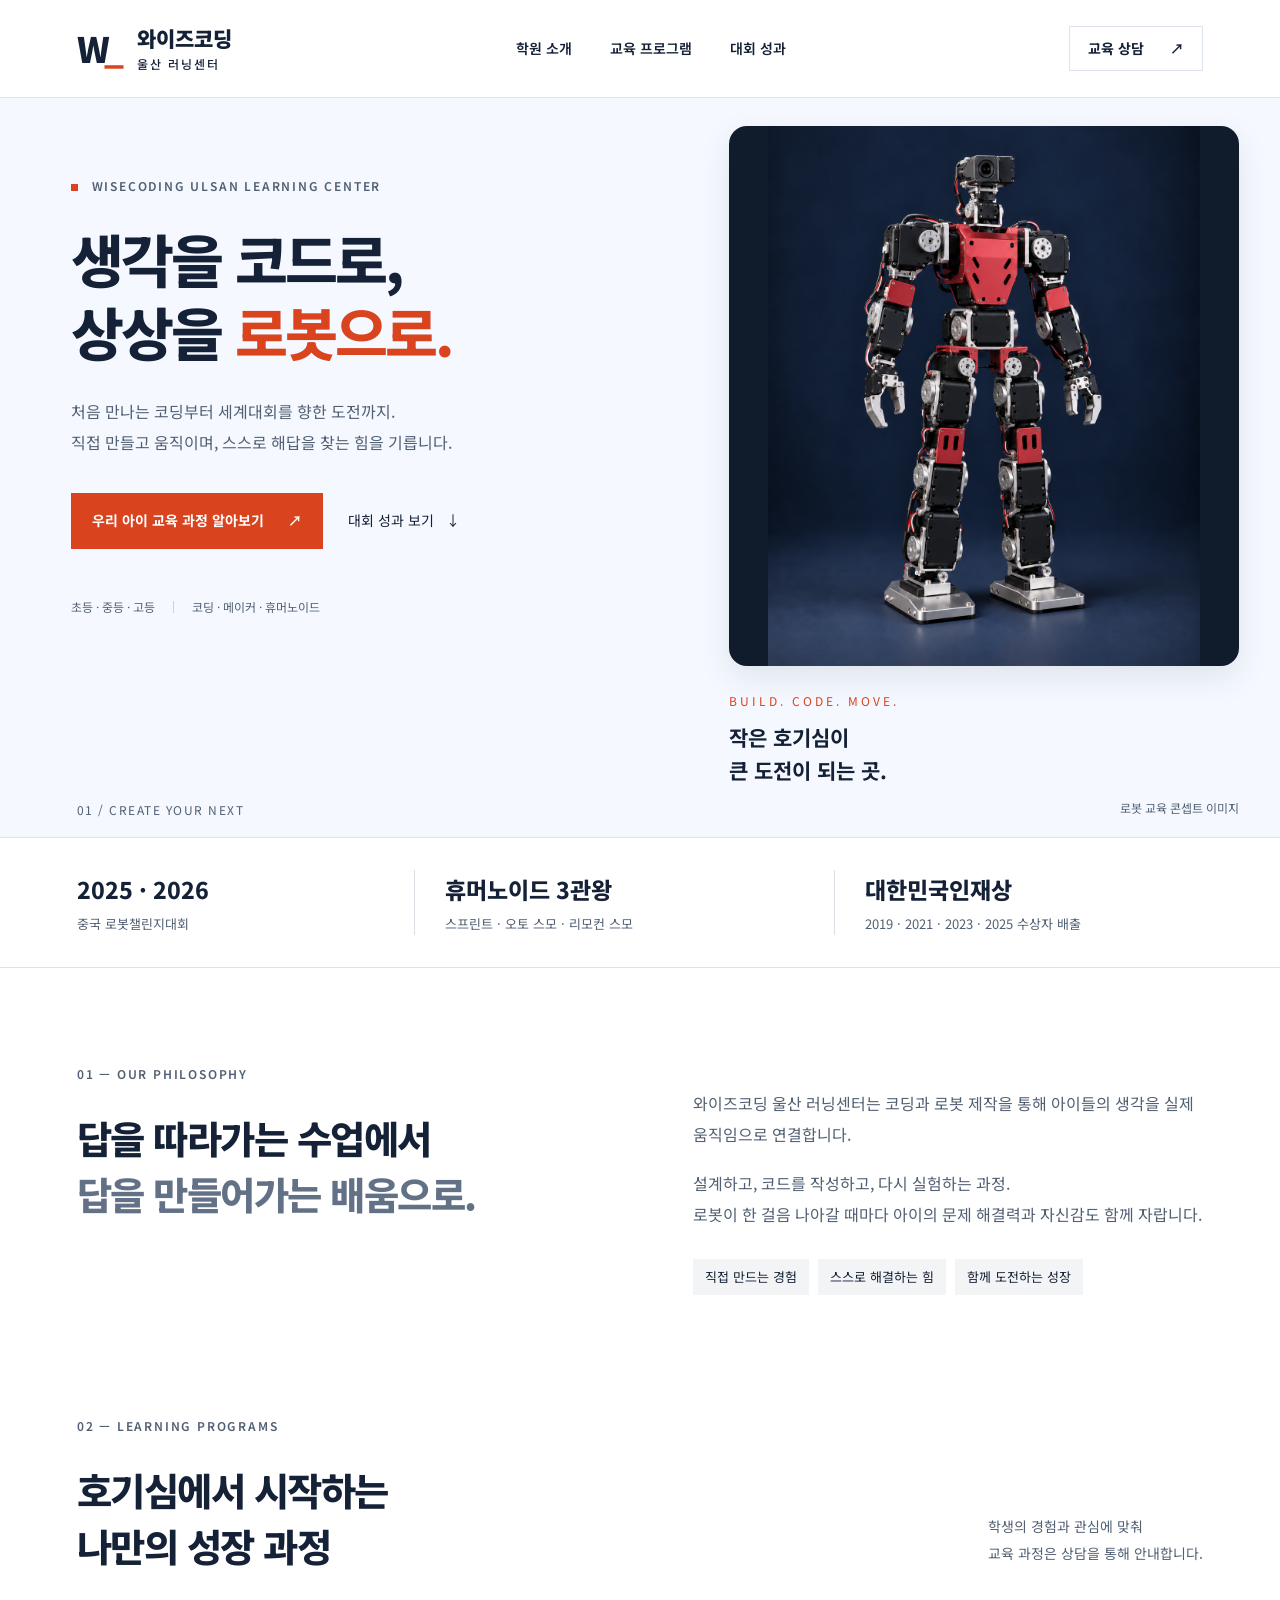
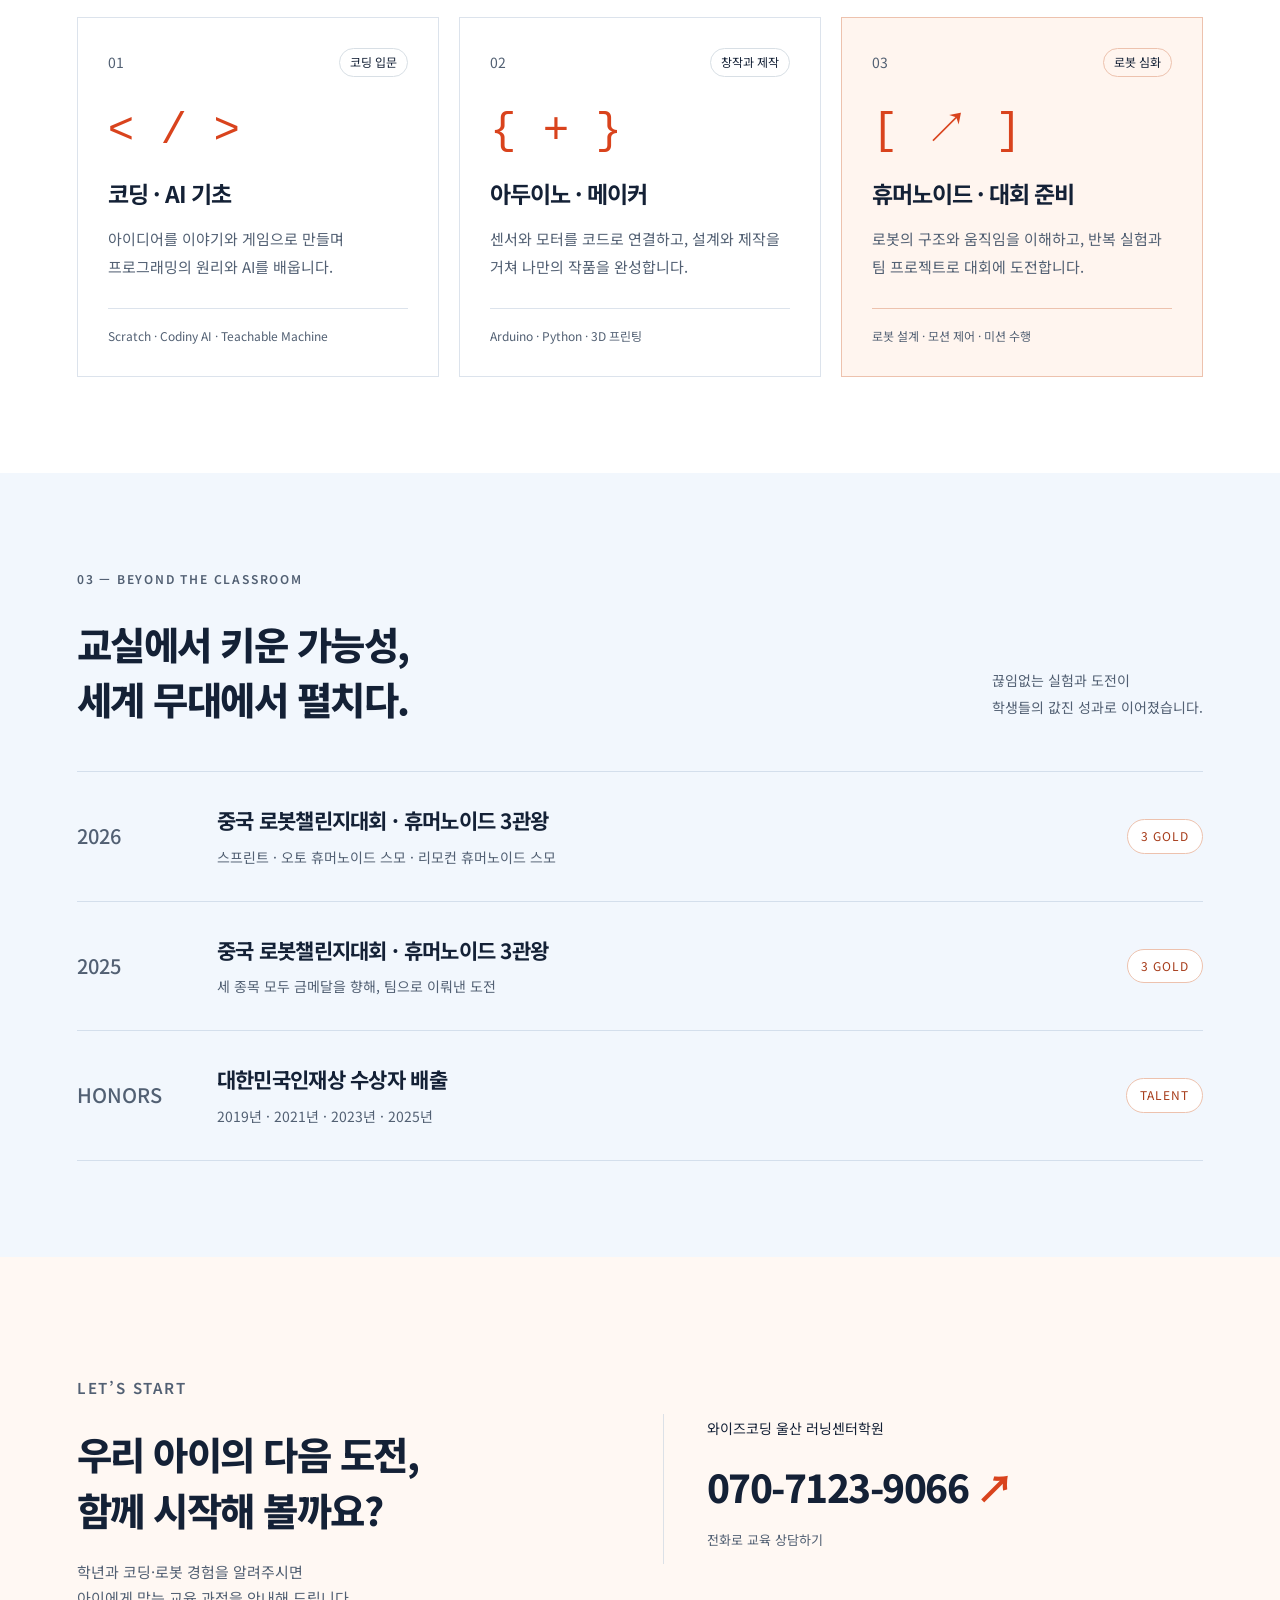
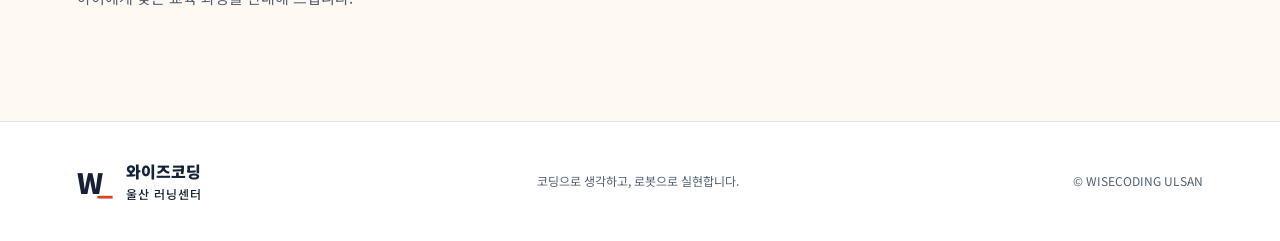
<file: wisecoding-ulsan-github/index.html>
<!doctype html>
<html lang="ko"><head><meta charset="utf-8"><meta name="viewport" content="width=device-width,initial-scale=1"><title>와이즈코딩 울산 러닝센터 | 로봇으로 배우는 더 큰 세상</title><meta name="description" content="초등부터 고등까지, 코딩의 시작에서 휴머노이드 로봇 제작과 세계대회 도전까지. 와이즈코딩 울산 러닝센터학원."><link rel="icon" type="image/svg+xml" href="data:image/svg+xml,%3Csvg xmlns='http://www.w3.org/2000/svg' viewBox='0 0 32 32'%3E%3Crect width='32' height='32' rx='8' fill='%23ff6338'/%3E%3Cpath d='M5 10l5 13 6-9 6 9 5-13' fill='none' stroke='white' stroke-width='3'/%3E%3C/svg%3E"><link rel="stylesheet" href="style.css?v=bright"></head>
<body><a class="skip" href="#main">본문 바로가기</a><header><a class="brand" href="#"><span class="mark">W<span>_</span></span><span>와이즈코딩<small>울산 러닝센터</small></span></a><nav aria-label="주요 메뉴"><a href="#about">학원 소개</a><a href="#programs">교육 프로그램</a><a href="#achievements">대회 성과</a></nav><a class="contact-nav" href="#contact">교육 상담 <span>↗</span></a></header>
<main id="main"><section class="hero"><div class="hero-copy"><p class="eyebrow"><span></span> WISECODING ULSAN LEARNING CENTER</p><h1>생각을 코드로,<br>상상을 <em>로봇으로.</em></h1><p class="intro">처음 만나는 코딩부터 세계대회를 향한 도전까지.<br>직접 만들고 움직이며, 스스로 해답을 찾는 힘을 기릅니다.</p><div class="hero-actions"><a class="button" href="#programs">우리 아이 교육 과정 알아보기 <span>↗</span></a><a class="text-link" href="#achievements">대회 성과 보기 <span>↓</span></a></div><div class="hero-note"><span>초등 · 중등 · 고등</span><i></i><span>코딩 · 메이커 · 휴머노이드</span></div></div><div class="hero-visual"><img src="robot.png?v=hip-motors" alt="골반 좌우 구동 모터 2개가 추가된 휴머노이드 로봇 콘셉트 이미지" width="1024" height="1280"><div class="visual-title"><span>BUILD. CODE. MOVE.</span><strong>작은 호기심이<br>큰 도전이 되는 곳.</strong></div><span class="image-note">로봇 교육 콘셉트 이미지</span></div><div class="hero-index">01 / CREATE YOUR NEXT</div></section>
<section class="awards-strip" aria-label="주요 교육 성과"><div><strong>2025 · 2026</strong><span>중국 로봇챌린지대회</span></div><div><strong>휴머노이드 3관왕</strong><span>스프린트 · 오토 스모 · 리모컨 스모</span></div><div><strong>대한민국인재상</strong><span>2019 · 2021 · 2023 · 2025 수상자 배출</span></div></section>
<section class="about section" id="about"><div><p class="eyebrow dark">01 — OUR PHILOSOPHY</p><h2>답을 따라가는 수업에서<br><span>답을 만들어가는 배움으로.</span></h2></div><div class="about-copy"><p>와이즈코딩 울산 러닝센터는 코딩과 로봇 제작을 통해 아이들의 생각을 실제 움직임으로 연결합니다.</p><p>설계하고, 코드를 작성하고, 다시 실험하는 과정.<br>로봇이 한 걸음 나아갈 때마다 아이의 문제 해결력과 자신감도 함께 자랍니다.</p><div class="values"><span>직접 만드는 경험</span><span>스스로 해결하는 힘</span><span>함께 도전하는 성장</span></div></div></section>
<section class="programs section" id="programs"><div class="section-head"><div><p class="eyebrow dark">02 — LEARNING PROGRAMS</p><h2>호기심에서 시작하는<br>나만의 성장 과정</h2></div><p>학생의 경험과 관심에 맞춰<br>교육 과정은 상담을 통해 안내합니다.</p></div><div class="course-grid"><article class="course"><div class="course-top"><span class="course-num">01</span><span class="tag">코딩 입문</span></div><span class="code-symbol" aria-hidden="true">&lt; / &gt;</span><h3>코딩 · AI 기초</h3><p>아이디어를 이야기와 게임으로 만들며 프로그래밍의 원리와 AI를 배웁니다.</p><div class="course-tools">Scratch · Codiny AI · Teachable Machine</div></article><article class="course"><div class="course-top"><span class="course-num">02</span><span class="tag">창작과 제작</span></div><span class="code-symbol" aria-hidden="true">{ + }</span><h3>아두이노 · 메이커</h3><p>센서와 모터를 코드로 연결하고, 설계와 제작을 거쳐 나만의 작품을 완성합니다.</p><div class="course-tools">Arduino · Python · 3D 프린팅</div></article><article class="course featured"><div class="course-top"><span class="course-num">03</span><span class="tag">로봇 심화</span></div><span class="code-symbol" aria-hidden="true">[ ↗ ]</span><h3>휴머노이드 · 대회 준비</h3><p>로봇의 구조와 움직임을 이해하고, 반복 실험과 팀 프로젝트로 대회에 도전합니다.</p><div class="course-tools">로봇 설계 · 모션 제어 · 미션 수행</div></article></div></section>
<section class="achievements section" id="achievements"><div class="section-head"><div><p class="eyebrow">03 — BEYOND THE CLASSROOM</p><h2>교실에서 키운 가능성,<br>세계 무대에서 펼치다.</h2></div><p>끊임없는 실험과 도전이<br>학생들의 값진 성과로 이어졌습니다.</p></div><div class="achievement-list"><article><span class="year">2026</span><div><h3>중국 로봇챌린지대회 · 휴머노이드 3관왕</h3><p>스프린트 · 오토 휴머노이드 스모 · 리모컨 휴머노이드 스모</p></div><span class="award-label">3 GOLD</span></article><article><span class="year">2025</span><div><h3>중국 로봇챌린지대회 · 휴머노이드 3관왕</h3><p>세 종목 모두 금메달을 향해, 팀으로 이뤄낸 도전</p></div><span class="award-label">3 GOLD</span></article><article><span class="year">HONORS</span><div><h3>대한민국인재상 수상자 배출</h3><p>2019년 · 2021년 · 2023년 · 2025년</p></div><span class="award-label">TALENT</span></article></div></section>
<section class="contact section" id="contact"><div><p class="eyebrow dark">LET’S START</p><h2>우리 아이의 다음 도전,<br>함께 시작해 볼까요?</h2><p>학년과 코딩·로봇 경험을 알려주시면<br>아이에게 맞는 교육 과정을 안내해 드립니다.</p></div><div class="phone-box"><span>와이즈코딩 울산 러닝센터학원</span><a href="tel:07071239066">070-7123-9066 <span>↗</span></a><p>전화로 교육 상담하기</p></div></section></main><footer><a class="brand" href="#"><span class="mark">W<span>_</span></span><span>와이즈코딩<small>울산 러닝센터</small></span></a><p>코딩으로 생각하고, 로봇으로 실현합니다.</p><span>© WISECODING ULSAN</span></footer></body></html>
</file>
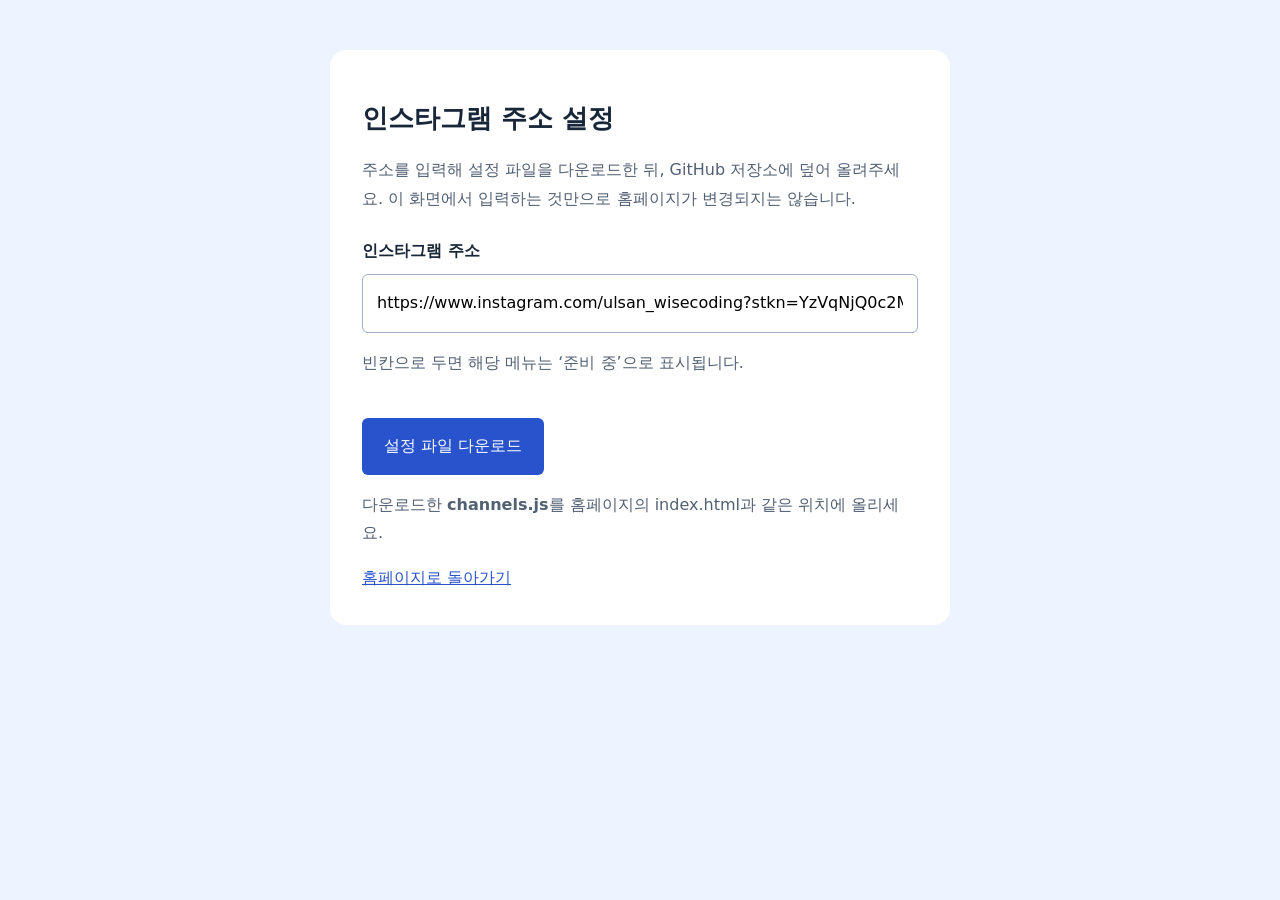
<file: link-settings.html>
<!doctype html><html lang="ko"><head><meta charset="utf-8"><meta name="viewport" content="width=device-width,initial-scale=1"><meta name="robots" content="noindex"><title>인스타그램 주소 설정 | 와이즈코딩</title><style>*{box-sizing:border-box}body{margin:0;background:#edf3ff;color:#172638;font:16px/1.8 system-ui,sans-serif}main{max-width:620px;margin:50px auto;padding:32px;background:#fff;border-radius:16px}h1{font-size:26px;line-height:1.5}label{display:block;margin:24px 0 8px;font-weight:700}input{width:100%;padding:14px;border:1px solid #9fadc5;border-radius:6px;font:inherit}button{margin-top:24px;padding:14px 22px;border:0;border-radius:6px;background:#2953cc;color:white;font:inherit;cursor:pointer}p{color:#526073}#status{color:#234aa2}a{color:#2953cc}@media(max-width:650px){main{margin:20px 12px;padding:24px}}</style></head><body><main><h1>인스타그램 주소 설정</h1><p>주소를 입력해 설정 파일을 다운로드한 뒤, GitHub 저장소에 덮어 올려주세요. 이 화면에서 입력하는 것만으로 홈페이지가 변경되지는 않습니다.</p><form id="settings"><label for="instagram">인스타그램 주소</label><input id="instagram" type="url" placeholder="https://www.instagram.com/계정이름/" autocomplete="off"><p>빈칸으로 두면 해당 메뉴는 ‘준비 중’으로 표시됩니다.</p><button type="submit">설정 파일 다운로드</button></form><p id="status" role="status"></p><p>다운로드한 <strong>channels.js</strong>를 홈페이지의 index.html과 같은 위치에 올리세요.</p><a href="index.html">홈페이지로 돌아가기</a></main><script src="channels.js?v=instagram"></script><script src="link-settings.js?v=instagram"></script></body></html>
</file>
<file: wisecoding-ulsan-github/style.css>
@import url('https://fonts.googleapis.com/css2?family=Noto+Sans+KR:wght@400;500;600;700;800;900&display=swap');
:root{--navy:#101b2c;--orange:#ff643c;--ink:#142136;--gray:#5e6774;--line:#e1e5e9}*{box-sizing:border-box}html{scroll-behavior:smooth;scroll-padding-top:94px}body{margin:0;font-family:'Noto Sans KR',sans-serif;color:var(--ink);font-size:16px;line-height:1.7;word-break:keep-all}a{color:inherit;text-decoration:none}a:focus-visible{outline:3px solid var(--orange);outline-offset:6px}header{height:98px;display:flex;align-items:center;justify-content:space-between;padding:0 6%;background:#fff;gap:24px}.brand{display:flex;align-items:center;gap:12px;font-size:21px;font-weight:900;line-height:1.15;white-space:nowrap}.brand small{display:block;font-size:12px;letter-spacing:2px;margin-top:7px;font-weight:500}.mark{font-size:35px;letter-spacing:-6px;padding-right:7px}.mark span{color:var(--orange)}nav{display:flex;gap:38px;font-size:14px;font-weight:600}.contact-nav{font-size:14px;font-weight:700;border:1px solid var(--line);padding:10px 18px}.contact-nav span{margin-left:22px}.hero{background:var(--navy);color:#fff;position:relative;display:grid;grid-template-columns:1.16fr 1fr;min-height:650px;overflow:hidden}.hero-copy{padding:78px 3% 66px 10.3%;position:relative;z-index:1}.eyebrow{font-size:12px;font-weight:600;letter-spacing:1.8px;color:#c8d1dc;margin:0 0 26px}.eyebrow>span{display:inline-block;background:var(--orange);width:7px;height:7px;margin-right:9px}.eyebrow.dark{color:#7b818a}.hero h1{font-size:clamp(40px,4.5vw,72px);line-height:1.26;letter-spacing:-2.8px;margin:0 0 28px;font-weight:800}.hero em{font-style:normal;color:var(--orange)}.intro{color:#c2cad5;line-height:1.95;font-size:16px}.hero-actions{display:flex;align-items:center;gap:25px;margin-top:35px;flex-wrap:wrap}.button{display:inline-flex;align-items:center;gap:24px;background:var(--orange);color:#fff;padding:16px 21px;font-weight:700;font-size:14px}.button:hover{background:#ed5029}.text-link{font-size:14px;color:#e4e8ef}.text-link span{margin-left:8px}.hero-note{display:flex;gap:18px;align-items:center;font-size:12px;color:#8f9aab;margin-top:48px}.hero-note i{height:12px;width:1px;background:#586274}.hero-visual{position:relative;min-height:650px;background:#162337}.hero-visual img{width:100%;height:100%;object-fit:cover;position:absolute}.hero-visual:after{content:'';position:absolute;inset:0;background:linear-gradient(90deg,#101b2c,transparent 28%),linear-gradient(0deg,#101b2ccc,transparent 40%)}.visual-title{position:absolute;left:10%;bottom:62px;z-index:1}.visual-title>span{font-size:12px;letter-spacing:3px;color:#ff9778}.visual-title strong{display:block;font-size:23px;line-height:1.55;margin-top:12px}.image-note{position:absolute;bottom:18px;right:24px;color:#a8b1bf;font-size:12px;z-index:1}.hero-index{position:absolute;bottom:16px;left:6%;font-size:12px;letter-spacing:1.5px;color:#7d899b}.awards-strip{display:grid;grid-template-columns:1fr 1.15fr 1fr;background:#f3f5f7;padding:32px 6%;gap:30px}.awards-strip>div{border-right:1px solid #d9dfe5;padding-right:20px}.awards-strip>div:last-child{border:0}.awards-strip strong{display:block;font-size:23px;font-weight:800}.awards-strip span{display:block;font-size:13px;color:var(--gray);margin-top:4px}.section{padding:96px 6%}.section h2{font-size:clamp(28px,3vw,42px);line-height:1.45;letter-spacing:-1.5px;margin:0;font-weight:800}.about{display:grid;grid-template-columns:1.1fr 1fr;gap:55px}.about h2 span{color:#9299a2}.about-copy{padding-top:24px}.about-copy p{margin:0 0 18px;color:var(--gray);line-height:1.95}.values{display:flex;gap:9px;flex-wrap:wrap;margin-top:28px}.values span{padding:7px 12px;background:#f2f4f6;font-size:13px}.programs{padding-top:25px}.section-head{display:flex;justify-content:space-between;gap:30px;align-items:flex-end;margin-bottom:44px}.section-head>p{color:var(--gray);font-size:14px;line-height:1.9;margin:0 0 7px}.course-grid{display:grid;grid-template-columns:repeat(3,1fr);gap:20px}.course{border:1px solid var(--line);padding:30px;display:flex;flex-direction:column}.course-top{display:flex;justify-content:space-between;align-items:center}.course-num{font-size:14px;color:#929aa5}.tag{font-size:12px;border:1px solid #d8dfe5;padding:3px 10px;border-radius:30px}.code-symbol{font-family:monospace;font-size:44px;font-weight:400;color:var(--orange);margin:32px 0 21px;line-height:1}.course h3{font-size:23px;letter-spacing:-1px;margin:0 0 12px}.course p{color:var(--gray);font-size:15px;line-height:1.9;margin:0 0 26px}.course-tools{border-top:1px solid var(--line);padding-top:17px;font-size:12px;color:#6e7784;margin-top:auto}.featured{background:var(--navy);color:white;border-color:var(--navy)}.featured p,.featured .course-tools{color:#b7c1ce}.featured .tag,.featured .course-tools{border-color:#354153}.achievements{background:var(--navy);color:white}.achievements .section-head>p{color:#aab6c6}.achievement-list article{display:grid;grid-template-columns:120px 1fr auto;gap:20px;padding:31px 0;border-top:1px solid #354152;align-items:center}.achievement-list article:last-child{border-bottom:1px solid #354152}.year{font-size:20px;color:#aab6c6;font-weight:500}.achievement-list h3{margin:0;font-size:21px;letter-spacing:-.7px}.achievement-list p{font-size:14px;color:#9fadc0;margin:7px 0 0}.award-label{font-size:12px;letter-spacing:1px;color:#ff987b;border:1px solid #685041;border-radius:30px;padding:6px 13px;white-space:nowrap}.contact{display:grid;grid-template-columns:1fr 1fr;align-items:center;gap:45px;background:#f5f6f8}.contact p{color:var(--gray);font-size:15px;margin-top:22px}.phone-box{padding-left:8%;border-left:1px solid #dce1e7}.phone-box>span{font-size:14px}.phone-box>a{display:block;font-size:clamp(25px,3vw,43px);font-weight:800;letter-spacing:-1.5px;margin-top:13px;white-space:nowrap}.phone-box>a span{color:var(--orange)}.phone-box p{font-size:13px;margin-top:10px}footer{display:flex;align-items:center;justify-content:space-between;padding:37px 6%;gap:25px}footer .brand{font-size:16px}footer .mark{font-size:28px}footer .brand small{font-size:12px;letter-spacing:1px}footer p,footer>span{font-size:12px;color:#7f8792}.skip{position:absolute;left:10px;top:-100px;z-index:9;background:#fff;padding:12px}.skip:focus{top:10px}@media(min-width:1600px){header,.section,.awards-strip,footer{padding-left:max(6%,calc((100vw - 1400px)/2));padding-right:max(6%,calc((100vw - 1400px)/2))}}@media(max-width:1000px){header{padding:0 5%;height:85px}nav{gap:20px}.hero-copy{padding:60px 3% 65px 9%}.hero h1{font-size:46px}.hero,.hero-visual{min-height:615px}.intro{font-size:14px}.hero-actions{gap:18px}.hero-note{gap:10px}.awards-strip strong{font-size:19px}.section{padding:70px 5%}.about{gap:30px}.course{padding:22px}.course h3{font-size:20px}.course-tools{font-size:12px}.achievement-list article{grid-template-columns:95px 1fr auto}.achievement-list h3{font-size:18px}}@media(max-width:700px){header{height:78px;gap:10px}.brand{font-size:17px}.brand small{font-size:12px;letter-spacing:1px}.mark{font-size:29px}nav{display:none}.contact-nav{font-size:12px;padding:8px 10px}.contact-nav span{margin-left:8px}.hero{display:flex;flex-direction:column}.hero-copy{padding:46px 6% 30px}.eyebrow{font-size:12px;letter-spacing:1px;margin-bottom:21px}.hero h1{font-size:44px;letter-spacing:-2px}.intro{font-size:15px}.hero-actions{margin-top:26px}.button{font-size:13px;padding:14px 16px}.hero-note{margin-top:29px;flex-wrap:wrap}.hero-visual{min-height:400px;margin-top:0}.hero-visual img{object-position:center 48%}.hero-visual:after{background:linear-gradient(180deg,#101b2c,transparent 20%),linear-gradient(0deg,#101b2ccc,transparent 55%)}.visual-title{left:6%;bottom:45px}.visual-title strong{font-size:21px}.hero-index{display:none}.awards-strip{grid-template-columns:1fr;padding:26px 6%;gap:17px}.awards-strip>div{border:0;display:flex;justify-content:space-between;gap:12px;padding:0}.awards-strip strong{font-size:16px}.awards-strip span{font-size:12px;text-align:right;max-width:55%;margin-top:3px}.section{padding:57px 6%}.section h2{font-size:28px;letter-spacing:-1px}.about{grid-template-columns:1fr;gap:15px}.about-copy{padding-top:0}.about-copy p{font-size:15px}.values span{font-size:12px;padding:6px 9px}.section-head{display:block;margin-bottom:28px}.section-head>p{margin-top:18px}.course-grid{grid-template-columns:1fr;gap:15px}.course{padding:25px}.code-symbol{margin:22px 0 17px}.course h3{font-size:23px}.course p{font-size:15px}.course-tools{font-size:12px}.achievement-list article{grid-template-columns:1fr auto;gap:10px;padding:25px 0}.year{font-size:15px}.achievement-list article>div{grid-row:2;grid-column:1 / -1}.achievement-list h3{font-size:18px}.achievement-list p{font-size:13px}.award-label{grid-row:1;grid-column:2;padding:3px 10px}.contact{grid-template-columns:1fr;gap:20px}.phone-box{padding:23px 0 0;border-left:0;border-top:1px solid #dce1e7}.phone-box>a{font-size:32px}.contact p{margin-top:17px}footer{flex-wrap:wrap;padding:28px 6%;gap:18px}footer p{display:none}footer>span{font-size:12px}}@media(prefers-reduced-motion:reduce){html{scroll-behavior:auto}}

/* Preserve the complete robot image at every screen size. */
.hero-visual{display:flex;flex-direction:column;justify-content:center;min-height:0;background:var(--navy)}
.hero-visual img{position:static;display:block;width:100%;height:auto;max-height:540px;object-fit:contain;object-position:center center;flex-shrink:0}
.hero-visual:after{display:none}
.visual-title{position:static;padding:16px 8% 20px}
.visual-title strong{font-size:21px;margin-top:8px}
.image-note{position:static;display:block;text-align:right;padding:0 24px 20px}
@media(max-width:700px){.hero-visual{min-height:0}.hero-visual img{max-height:460px;object-position:center center}.visual-title{padding:16px 6% 20px}.image-note{padding:0 6% 20px}}

/* Bright academy theme: white surfaces with readable orange accents. */
:root{--orange:#d9431d;--ink:#142136;--gray:#526073;--line:#dce3ec}
body{background:#fff}
header{border-bottom:1px solid var(--line)}
.hero{background:#f5f9ff;color:var(--ink)}
.hero .eyebrow,.hero .intro,.hero-note,.hero-index{color:var(--gray)}
.hero-note i{background:#c6d2e0}
.text-link{color:var(--ink)}
.button{background:var(--orange);color:#fff}
.button:hover{background:#bd3514}
.hero-visual{background:transparent;padding:28px 7% 18px}
.hero-visual img{border-radius:18px;background:#101b2c;box-shadow:0 12px 32px #14213618}
.visual-title{padding:20px 0 12px;color:var(--ink)}
.visual-title>span{color:var(--orange)}
.image-note{padding:0;color:var(--gray)}
.awards-strip{background:#fff;border-top:1px solid var(--line);border-bottom:1px solid var(--line)}
.eyebrow.dark,.course-num,.course-tools{color:var(--gray)}
.about h2 span{color:#637187}
.programs{background:#fff}
.course{background:#fff;border-color:var(--line)}
.featured{background:#fff5ef;color:var(--ink);border-color:#edc2ae}
.featured p,.featured .course-tools{color:var(--gray)}
.featured .tag,.featured .course-tools{border-color:#edc2ae}
.achievements{background:#f2f7fd;color:var(--ink)}
.achievements .eyebrow,.achievements .section-head>p,.achievement-list p,.year{color:var(--gray)}
.achievement-list article,.achievement-list article:last-child{border-color:#d4dfec}
.award-label{color:#a63b19;background:#fff;border-color:#edc2ae}
.contact{background:#fff8f3}
footer{background:#fff;border-top:1px solid var(--line)}
footer p,footer>span{color:var(--gray)}
@media(max-width:700px){.hero-visual{padding:12px 6% 28px}.visual-title{padding:18px 0 12px}.image-note{padding:0}.hero .intro{font-size:16px}}
</file>
